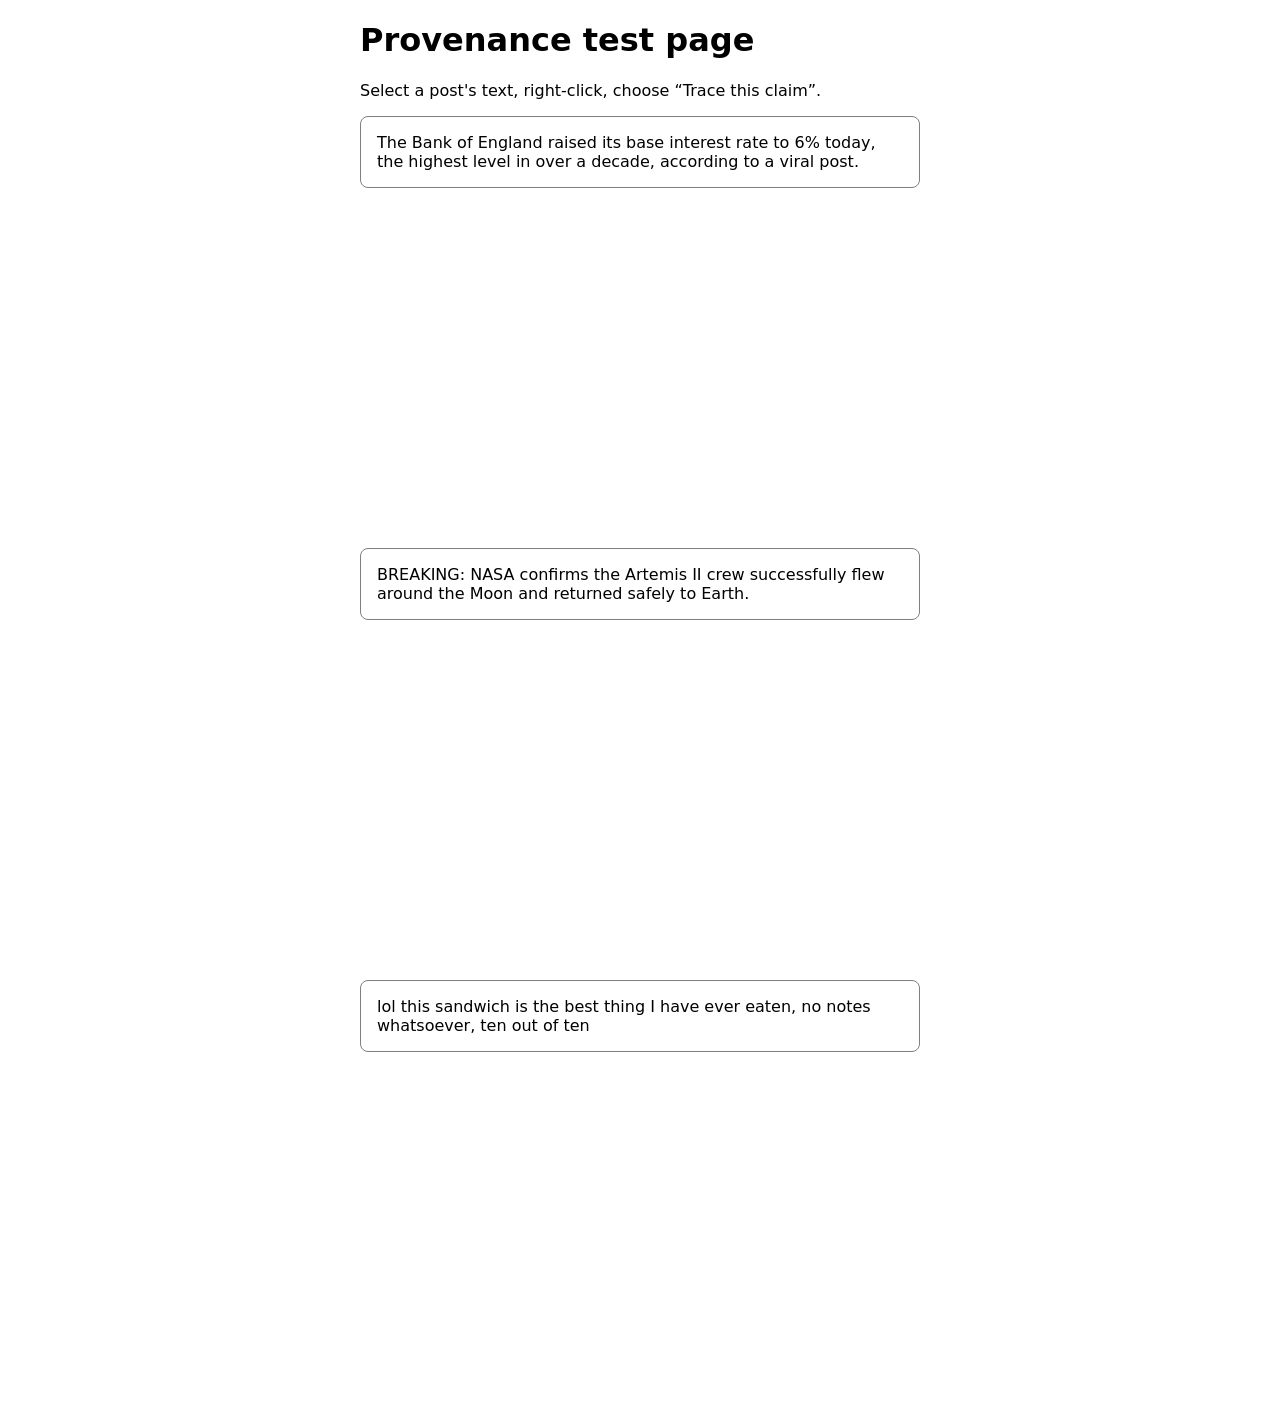
<file: test/index.html>
<!doctype html>
<html lang="en">
<head>
<meta charset="utf-8">
<meta name="color-scheme" content="light dark">
<title>Provenance test page</title>
<style>
  body { font: 16px system-ui; max-width: 560px; margin: 0 auto; padding: 0 16px; }
  .post { margin: 0 0 40vh; padding: 16px; border: 1px solid gray; border-radius: 8px; }
</style>
</head>
<body>
<h1>Provenance test page</h1>
<p>Select a post's text, right-click, choose “Trace this claim”.</p>
<div class="post">The Bank of England raised its base interest rate to 6% today, the highest level in over a decade, according to a viral post.</div>
<div class="post">BREAKING: NASA confirms the Artemis II crew successfully flew around the Moon and returned safely to Earth.</div>
<div class="post">lol this sandwich is the best thing I have ever eaten, no notes whatsoever, ten out of ten</div>
</body>
</html>
</file>
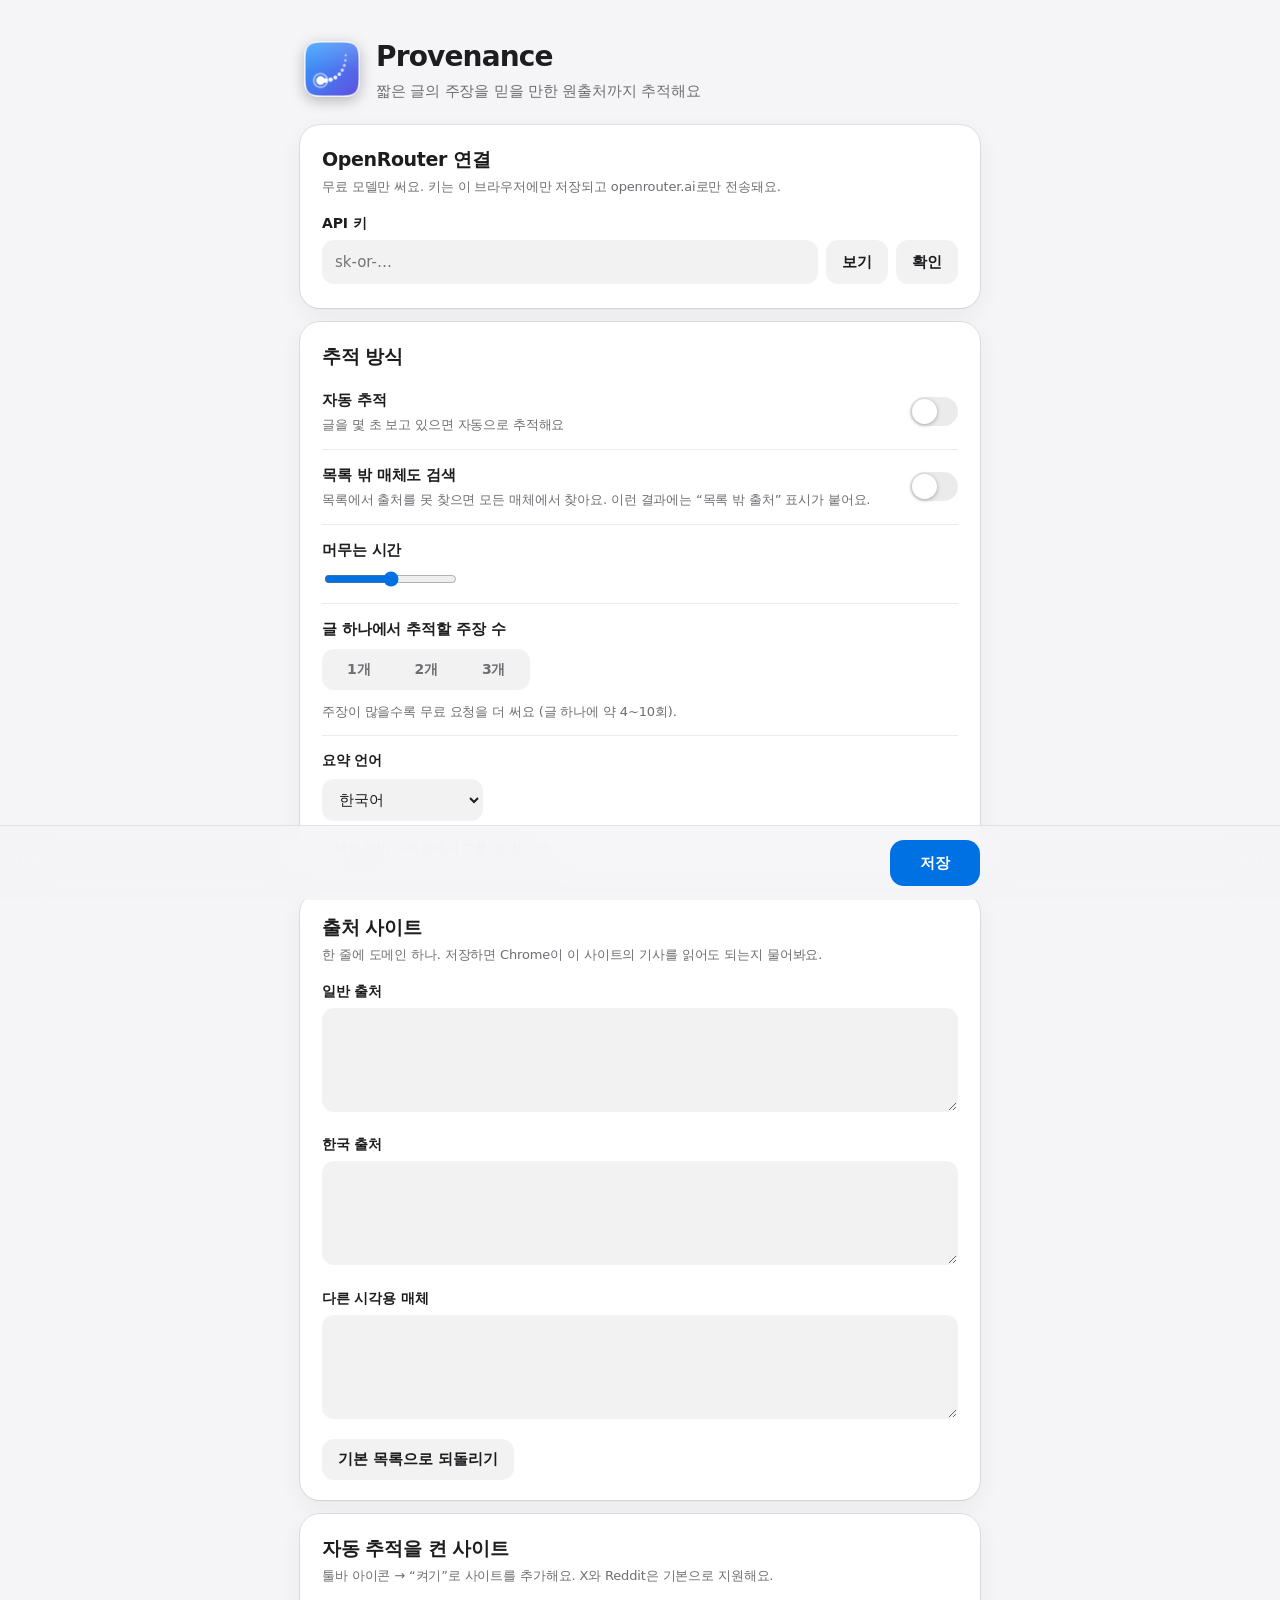
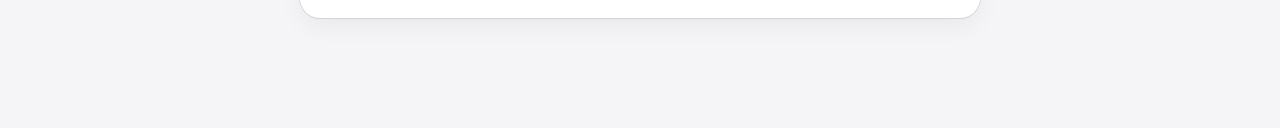
<file: src/ui/options/options.html>
<!doctype html>
<html lang="ko">
<head>
<meta charset="utf-8">
<meta name="viewport" content="width=device-width, initial-scale=1">
<meta name="color-scheme" content="light dark">
<title>Provenance 설정</title>
<link rel="stylesheet" href="options.css">
</head>
<body>
<header class="hero">
  <img src="../../../assets/icons/icon-128.png" alt="" width="56" height="56">
  <div><h1>Provenance</h1><p>짧은 글의 주장을 믿을 만한 원출처까지 추적해요</p></div>
</header>

<form id="form">
  <section class="card">
    <h2>OpenRouter 연결</h2>
    <p class="hint">무료 모델만 써요. 키는 이 브라우저에만 저장되고 openrouter.ai로만 전송돼요.</p>
    <label for="apiKey">API 키</label>
    <div class="field">
      <input type="password" id="apiKey" placeholder="sk-or-…" autocomplete="off" spellcheck="false">
      <button type="button" id="reveal" class="ghost">보기</button>
      <button type="button" id="test" class="ghost">확인</button>
    </div>
    <p id="key-status" class="hint" role="status"></p>
    <div id="quota" class="quota" hidden>
      <div class="qhead"><b>오늘의 무료 요청</b><span id="quota-text"></span></div>
      <div class="bar"><i id="quota-bar"></i></div>
    </div>
  </section>

  <section class="card">
    <h2>추적 방식</h2>
    <div class="row">
      <div><b>자동 추적</b><p class="hint">글을 몇 초 보고 있으면 자동으로 추적해요</p></div>
      <label class="switch"><input type="checkbox" id="enabled" role="switch" aria-label="자동 추적"><span></span></label>
    </div>
    <div class="row">
      <div><b>목록 밖 매체도 검색</b><p class="hint">목록에서 출처를 못 찾으면 모든 매체에서 찾아요. 이런 결과에는 “목록 밖 출처” 표시가 붙어요.</p></div>
      <label class="switch"><input type="checkbox" id="openSearch" role="switch" aria-label="목록 밖 매체도 검색"><span></span></label>
    </div>
    <div class="row col">
      <div class="between"><b>머무는 시간</b><output id="dwellOut"></output></div>
      <input type="range" id="dwellSec" min="1" max="10" step="0.5">
    </div>
    <div class="row col">
      <b>글 하나에서 추적할 주장 수</b>
      <div class="seg" role="radiogroup" aria-label="주장 수">
        <label><input type="radio" name="maxClaims" value="1"><span>1개</span></label>
        <label><input type="radio" name="maxClaims" value="2"><span>2개</span></label>
        <label><input type="radio" name="maxClaims" value="3"><span>3개</span></label>
      </div>
      <p class="hint">주장이 많을수록 무료 요청을 더 써요 (글 하나에 약 4~10회).</p>
    </div>
    <div class="row col">
      <label for="outputLang"><b>요약 언어</b></label>
      <select id="outputLang">
        <option value="ko">한국어</option>
        <option value="en">English</option>
        <option value="auto">원문 언어와 같게</option>
      </select>
    </div>
    <p class="hint">모델은 툴바 아이콘에서 고를 수 있어요.</p>
  </section>

  <section class="card">
    <h2>출처 사이트</h2>
    <p class="hint">한 줄에 도메인 하나. 저장하면 Chrome이 이 사이트의 기사를 읽어도 되는지 물어봐요.</p>
    <label for="trustedDomains">일반 출처 <span id="c-trusted" class="count"></span></label>
    <textarea id="trustedDomains" spellcheck="false"></textarea>
    <label for="koreanDomains">한국 출처 <span id="c-korean" class="count"></span></label>
    <textarea id="koreanDomains" spellcheck="false"></textarea>
    <label for="perspectiveDomains">다른 시각용 매체 <span id="c-persp" class="count"></span></label>
    <textarea id="perspectiveDomains" spellcheck="false"></textarea>
    <button type="button" id="resetDomains" class="ghost">기본 목록으로 되돌리기</button>
  </section>

  <section class="card">
    <h2>자동 추적을 켠 사이트</h2>
    <p class="hint">툴바 아이콘 → “켜기”로 사이트를 추가해요. X와 Reddit은 기본으로 지원해요.</p>
    <ul id="sites" class="sites"></ul>
  </section>

  <div class="savebar">
    <span id="status" role="status"></span>
    <button type="submit" class="primary">저장</button>
  </div>
</form>
<script type="module" src="options.js"></script>
</body>
</html>
</file>
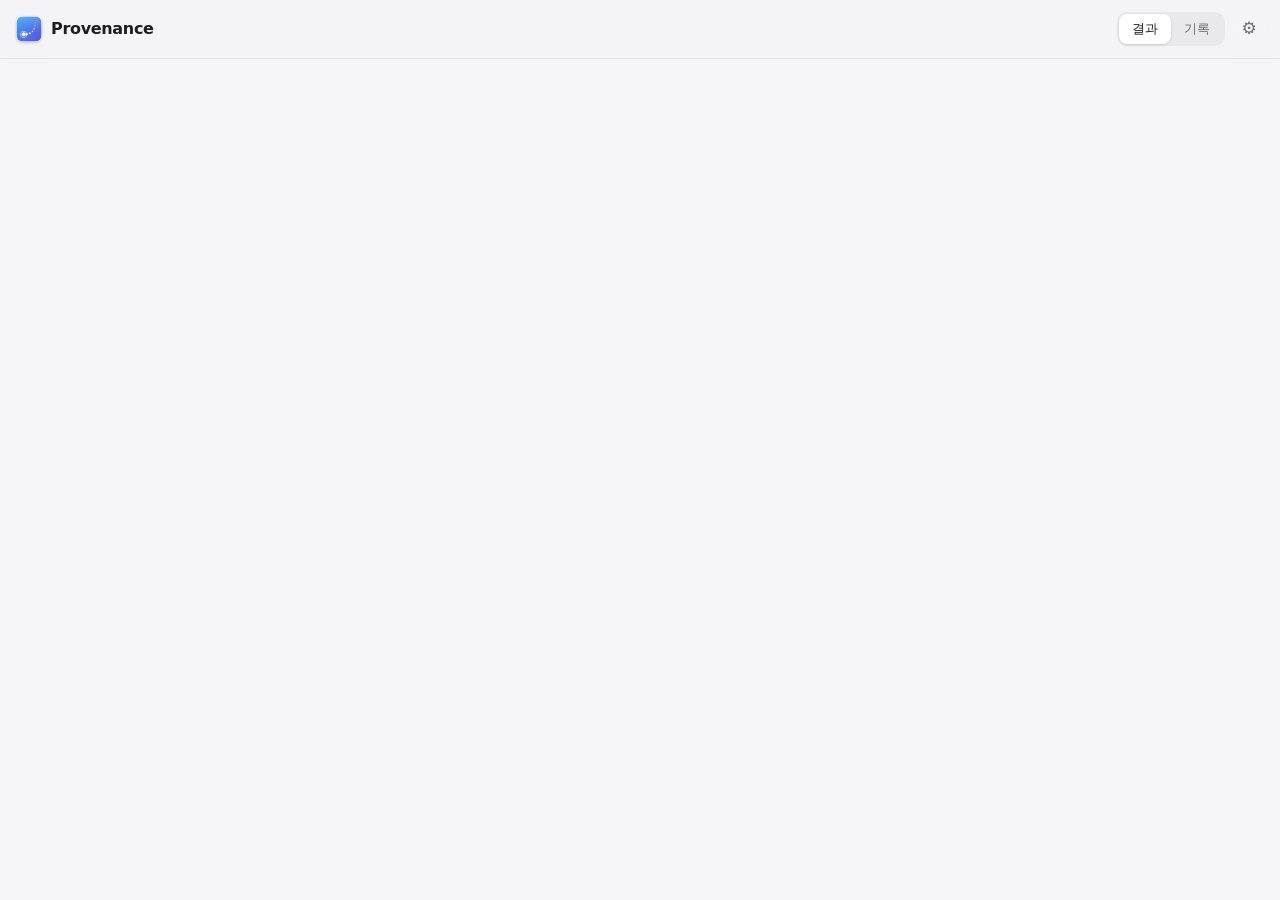
<file: src/ui/panel/panel.html>
<!doctype html>
<html lang="ko">
<head>
<meta charset="utf-8">
<meta name="viewport" content="width=device-width, initial-scale=1">
<meta name="color-scheme" content="light dark">
<title>Provenance</title>
<link rel="stylesheet" href="panel.css">
</head>
<body>
<header>
  <img class="logo" src="../../../assets/icons/icon-48.png" alt="" width="26" height="26">
  <h1>Provenance</h1>
  <div class="seg" role="tablist" aria-label="보기">
    <button type="button" role="tab" id="tab-result" aria-selected="true">결과</button>
    <button type="button" role="tab" id="tab-history" aria-selected="false">기록</button>
  </div>
  <button type="button" id="settings" class="icon" aria-label="설정" title="설정">⚙︎</button>
</header>
<main id="view" aria-live="polite"></main>
<script type="module" src="panel.js"></script>
</body>
</html>
</file>
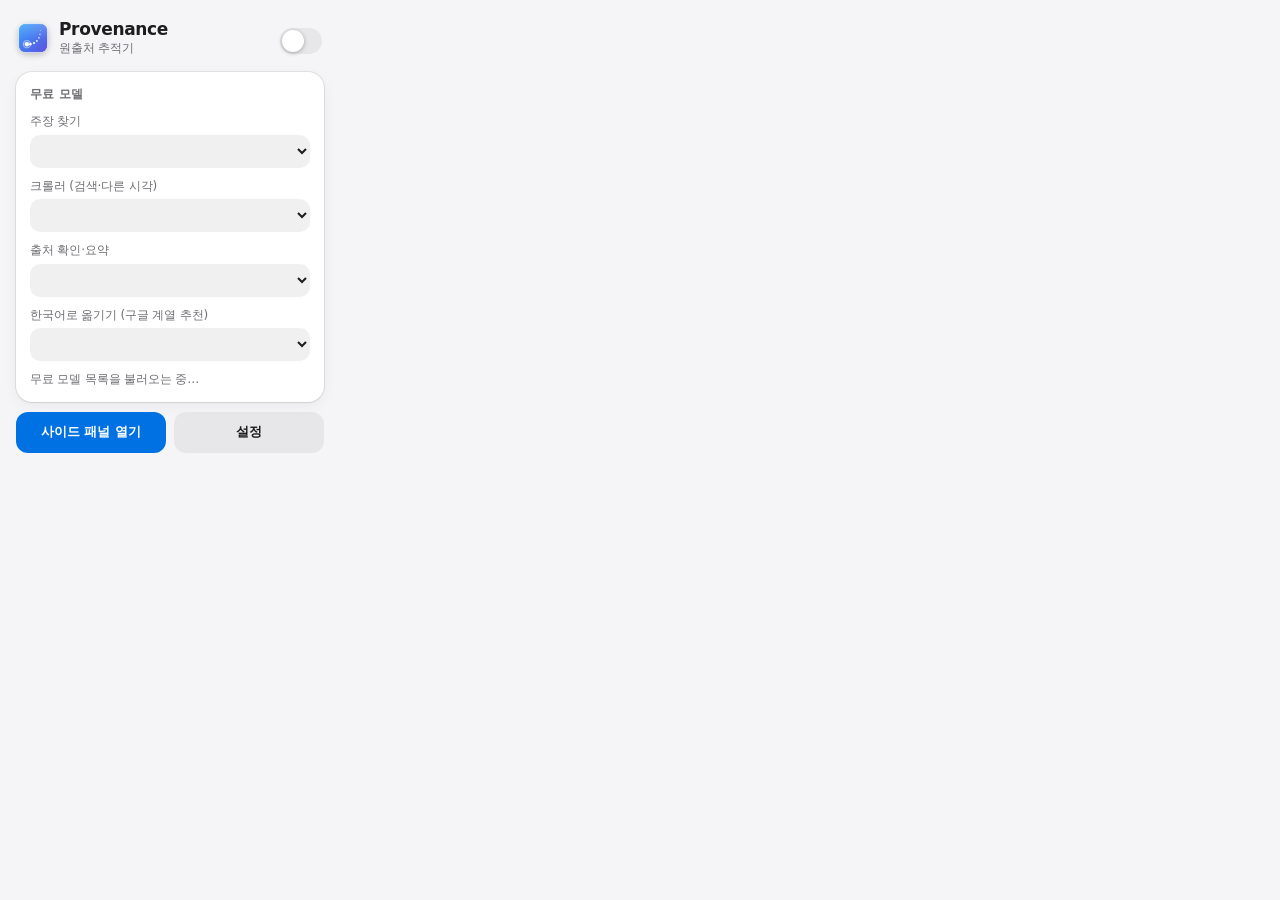
<file: src/ui/popup/popup.html>
<!doctype html>
<html lang="ko">
<head>
<meta charset="utf-8">
<meta name="color-scheme" content="light dark">
<title>Provenance</title>
<link rel="stylesheet" href="popup.css">
</head>
<body>
<header>
  <img class="logo" src="../../../assets/icons/icon-48.png" alt="" width="30" height="30">
  <div class="brand"><h1>Provenance</h1><span id="sub">원출처 추적기</span></div>
  <label class="switch" title="게시글을 보고 있으면 자동으로 추적">
    <input type="checkbox" id="enabled" role="switch" aria-label="자동 추적"><span></span>
  </label>
</header>

<section id="site" class="card" hidden>
  <div class="row">
    <div class="grow"><b id="site-host"></b><small id="site-note"></small></div>
    <button type="button" id="site-btn" class="pill">켜기</button>
  </div>
</section>

<section class="card">
  <h2>무료 모델</h2>
  <label for="m-extract">주장 찾기</label>
  <select id="m-extract"></select>
  <label for="m-crawl">크롤러 (검색·다른 시각)</label>
  <select id="m-crawl"></select>
  <label for="m-confirm">출처 확인·요약</label>
  <select id="m-confirm"></select>
  <label for="m-translate">한국어로 옮기기 (구글 계열 추천)</label>
  <select id="m-translate"></select>
  <p id="note" class="note">무료 모델 목록을 불러오는 중…</p>
</section>

<section id="quota" class="card" hidden>
  <div class="row"><b>오늘의 무료 요청</b><small id="quota-text" class="grow right"></small></div>
  <div class="bar"><i id="quota-bar"></i></div>
</section>

<section id="access" class="card access" hidden>
  <p>출처 사이트의 기사를 열어 읽으려면 접근 권한이 필요해요.</p>
  <button type="button" id="allow" class="btn">사이트 접근 허용</button>
</section>

<section id="all-access" class="card access" hidden>
  <p>목록 밖 매체의 기사까지 읽으려면 모든 사이트 읽기를 허용해야 해요. (선택) 허용하지 않으면 검색 결과 요약만으로 판단해요.</p>
  <button type="button" id="allow-all" class="btn plain">모든 사이트 읽기 허용</button>
</section>

<footer>
  <button type="button" id="panel" class="btn">사이드 패널 열기</button>
  <button type="button" id="settings" class="btn plain">설정</button>
</footer>
<script type="module" src="popup.js"></script>
</body>
</html>
</file>
<file: src/ui/options/options.css>
:root {
  color-scheme: light dark;
  --bg: light-dark(#f5f5f7, #141416);
  --card: light-dark(#ffffff, #232326);
  --fg: light-dark(#1d1d1f, #f5f5f7);
  --muted: light-dark(#6e6e73, #a1a1a6);
  --line: light-dark(rgb(0 0 0 / .08), rgb(255 255 255 / .1));
  --fill: light-dark(rgb(0 0 0 / .05), rgb(255 255 255 / .09));
  --blue: light-dark(#0071e3, #2997ff);
  --green: #34c759;
  --ok: light-dark(#1e7a34, #30d158);
  --bad: light-dark(#c4001a, #ff6961);
  --shadow: 0 1px 2px rgb(0 0 0 / .04), 0 8px 24px light-dark(rgb(0 0 0 / .05), rgb(0 0 0 / .3));
  font: 15px/1.5 -apple-system, BlinkMacSystemFont, "SF Pro Text", "Apple SD Gothic Neo", "Pretendard", "Malgun Gothic", "Noto Sans KR", system-ui, sans-serif;
  letter-spacing: -.01em;
  word-break: keep-all;
}
* { box-sizing: border-box; }
body { margin: 0; padding: 0 16px 110px; background: var(--bg); color: var(--fg); }
header.hero { max-width: 680px; margin: 0 auto; padding: 36px 4px 22px; display: flex; align-items: center; gap: 16px; }
.hero img { border-radius: 14px; box-shadow: 0 4px 14px rgb(0 0 0 / .25); }
h1 { margin: 0; font-size: 28px; font-weight: 750; letter-spacing: -.03em; }
.hero p { margin: 2px 0 0; color: var(--muted); }
form { max-width: 680px; margin: 0 auto; display: grid; gap: 14px; }
.card { background: var(--card); border-radius: 20px; padding: 20px 22px; box-shadow: var(--shadow), 0 0 0 1px var(--line); animation: rise .5s cubic-bezier(.2, .8, .2, 1) both; }
.card:nth-child(2) { animation-delay: .06s; } .card:nth-child(3) { animation-delay: .12s; } .card:nth-child(4) { animation-delay: .18s; }
@keyframes rise { from { opacity: 0; transform: translateY(12px); } }
h2 { margin: 0 0 4px; font-size: 19px; font-weight: 700; letter-spacing: -.02em; }
.hint { margin: 4px 0 0; color: var(--muted); font-size: 13px; }
label { display: block; margin: 16px 0 6px; font-weight: 600; font-size: 14px; }
.count { color: var(--muted); font-weight: 400; margin-left: 6px; }
.field { display: flex; gap: 8px; }
input[type=password], input[type=text], textarea, select {
  width: 100%; padding: 10px 12px; font: inherit; color: var(--fg); background: var(--fill);
  border: 1px solid transparent; border-radius: 12px; transition: border-color .2s, background .2s;
}
input:focus-visible, textarea:focus-visible, select:focus-visible { outline: none; border-color: var(--blue); background: var(--card); }
textarea { height: 104px; resize: vertical; font: 13px/1.5 ui-monospace, "SF Mono", Menlo, Consolas, monospace; }
button { font: inherit; cursor: pointer; }
button:focus-visible { outline: 2px solid var(--blue); outline-offset: 2px; }
.ghost { flex: none; border: 0; border-radius: 12px; padding: 0 16px; background: var(--fill); color: var(--fg); font-weight: 600; white-space: nowrap; transition: background .2s; }
.ghost:hover { background: var(--line); }
#resetDomains { margin-top: 14px; padding: 9px 16px; }
.primary { border: 0; border-radius: 14px; padding: 12px 30px; background: var(--blue); color: #fff; font-weight: 700; transition: transform .15s, filter .2s; }
.primary:hover { filter: brightness(1.07); } .primary:active { transform: scale(.98); }

.row { display: flex; align-items: center; justify-content: space-between; gap: 16px; padding: 14px 0; border-top: 1px solid var(--line); }
.row:first-of-type { border-top: 0; }
.row.col { display: grid; gap: 8px; align-items: start; }
.row.col label { margin: 0; }
.between { display: flex; justify-content: space-between; }
output { color: var(--blue); font-weight: 700; }
input[type=range] { width: 100%; accent-color: var(--blue); }
.seg { display: inline-flex; padding: 3px; border-radius: 12px; background: var(--fill); width: fit-content; }
.seg label { margin: 0; }
.seg input { position: absolute; opacity: 0; }
.seg span { display: block; padding: 7px 22px; border-radius: 9px; font-weight: 600; color: var(--muted); cursor: pointer; transition: all .2s; }
.seg input:checked + span { background: var(--card); color: var(--fg); box-shadow: 0 1px 4px rgb(0 0 0 / .16); }
.seg input:focus-visible + span { outline: 2px solid var(--blue); }

.quota { margin-top: 14px; padding: 14px; border-radius: 14px; background: var(--fill); }
.qhead { display: flex; justify-content: space-between; font-size: 14px; }
.bar { height: 8px; margin-top: 10px; border-radius: 99px; background: var(--line); overflow: hidden; }
.bar i { display: block; height: 100%; width: 0; border-radius: 99px; background: linear-gradient(90deg, #0a84ff, #5e5ce6); transition: width .6s cubic-bezier(.2, .8, .2, 1); }
.bar i.warn { background: linear-gradient(90deg, #ff9f0a, #ff453a); }
[hidden] { display: none !important; }
#key-status.ok { color: var(--ok); } #key-status.bad { color: var(--bad); }

.sites { list-style: none; margin: 12px 0 0; padding: 0; display: grid; gap: 8px; }
.sites li { display: flex; align-items: center; justify-content: space-between; padding: 10px 14px; border-radius: 12px; background: var(--fill); }
.sites .empty { color: var(--muted); justify-content: center; }
.sites button { border: 0; background: none; color: var(--bad); font-weight: 600; }

.savebar { position: fixed; inset: auto 0 0 0; z-index: 5; display: flex; align-items: center; justify-content: flex-end; gap: 16px; padding: 14px max(16px, calc((100vw - 680px) / 2)); background: color-mix(in srgb, var(--bg) 82%, transparent); -webkit-backdrop-filter: saturate(180%) blur(20px); backdrop-filter: saturate(180%) blur(20px); border-top: 1px solid var(--line); }
#status { color: var(--ok); font-weight: 600; font-size: 14px; }
#status.bad { color: var(--bad); }

.switch { position: relative; width: 48px; height: 29px; flex: none; margin: 0; }
.switch input { position: absolute; inset: 0; opacity: 0; margin: 0; cursor: pointer; }
.switch span { position: absolute; inset: 0; border-radius: 999px; background: var(--line); transition: background .2s; pointer-events: none; }
.switch span::after { content: ""; position: absolute; top: 2px; left: 2px; width: 25px; height: 25px; border-radius: 50%; background: #fff; box-shadow: 0 1px 4px rgb(0 0 0 / .3); transition: transform .2s; }
.switch input:checked + span { background: var(--green); }
.switch input:checked + span::after { transform: translateX(19px); }
@media (prefers-reduced-motion: reduce) { * { animation: none !important; transition: none !important; } }
</file>
<file: src/ui/panel/panel.css>
:root {
  color-scheme: light dark;
  --bg: light-dark(#f5f5f7, #141416);
  --card: light-dark(#ffffff, #232326);
  --fg: light-dark(#1d1d1f, #f5f5f7);
  --muted: light-dark(#6e6e73, #a1a1a6);
  --line: light-dark(rgb(0 0 0 / .07), rgb(255 255 255 / .09));
  --fill: light-dark(rgb(0 0 0 / .05), rgb(255 255 255 / .08));
  --blue: light-dark(#0071e3, #2997ff);
  --blue-soft: light-dark(rgb(0 113 227 / .1), rgb(41 151 255 / .16));
  --green: light-dark(#1e7a34, #30d158);
  --green-bg: light-dark(rgb(36 138 61 / .11), rgb(48 209 88 / .15));
  --red: light-dark(#c4001a, #ff6961);
  --red-bg: light-dark(rgb(215 0 21 / .09), rgb(255 69 58 / .16));
  --gray: light-dark(#8e8e93, #98989d);
  --gray-bg: light-dark(rgb(0 0 0 / .05), rgb(255 255 255 / .09));
  --shadow: 0 1px 2px rgb(0 0 0 / .04), 0 6px 20px light-dark(rgb(0 0 0 / .05), rgb(0 0 0 / .3));
  font: 14px/1.5 -apple-system, BlinkMacSystemFont, "SF Pro Text", "Apple SD Gothic Neo", "Pretendard", "Malgun Gothic", "Noto Sans KR", system-ui, sans-serif;
  letter-spacing: -.01em;
  word-break: keep-all;
}
* { box-sizing: border-box; }
body { margin: 0; background: var(--bg); color: var(--fg); }
button { font: inherit; color: inherit; cursor: pointer; }
button:focus-visible, a:focus-visible { outline: 2px solid var(--blue); outline-offset: 2px; }
a { color: var(--blue); text-decoration: none; }
a:hover { text-decoration: underline; }

header {
  position: sticky; top: 0; z-index: 2; display: flex; align-items: center; gap: 9px;
  padding: 12px 16px; background: color-mix(in srgb, var(--bg) 82%, transparent);
  -webkit-backdrop-filter: saturate(180%) blur(22px); backdrop-filter: saturate(180%) blur(22px);
  border-bottom: 1px solid var(--line);
}
.logo { border-radius: 7px; box-shadow: 0 1px 3px rgb(0 0 0 / .2); }
h1 { margin: 0; font-size: 16px; font-weight: 700; letter-spacing: -.02em; flex: none; }
.seg { display: flex; margin-left: auto; padding: 2px; border-radius: 10px; background: var(--fill); }
.seg button { border: 0; background: none; padding: 5px 13px; border-radius: 8px; font-size: 13px; font-weight: 500; color: var(--muted); transition: background .2s, color .2s; }
.seg button[aria-selected="true"] { background: var(--card); color: var(--fg); box-shadow: 0 1px 3px rgb(0 0 0 / .14); }
.icon { border: 0; background: none; width: 30px; height: 30px; border-radius: 50%; font-size: 17px; color: var(--muted); transition: background .2s; }
.icon:hover { background: var(--fill); color: var(--fg); }

main { padding: 16px; display: grid; gap: 12px; }
main > * { animation: rise .45s cubic-bezier(.2, .8, .2, 1) both; animation-delay: calc(var(--i, 0) * 60ms); }
@keyframes rise { from { opacity: 0; transform: translateY(10px); } }
h2 { margin: 8px 4px 0; font-size: 12px; font-weight: 600; letter-spacing: .02em; color: var(--muted); }

.card { background: var(--card); border-radius: 16px; padding: 14px 16px; box-shadow: var(--shadow), 0 0 0 1px var(--line); }
.card p { margin: 6px 0 0; }

/* result banner */
.banner { padding: 16px; border-radius: 18px; color: #fff; background: linear-gradient(135deg, light-dark(#0a84ff, #0a84ff), light-dark(#5e5ce6, #6e6cf0)); box-shadow: var(--shadow); }
.banner strong { display: block; font-size: 17px; letter-spacing: -.02em; }
.banner span { font-size: 13px; opacity: .88; }

/* claim cards */
.claim-card { position: relative; padding-left: 20px; overflow: hidden; }
.claim-card::before { content: ""; position: absolute; inset: 0 auto 0 0; width: 4px; background: var(--accent, var(--gray)); }
.claim-card.match { --accent: var(--green); } .claim-card.distorted { --accent: var(--red); }
.chip { display: inline-flex; align-items: center; gap: 5px; padding: 3px 10px 3px 8px; border-radius: 999px; font-size: 12px; font-weight: 650; letter-spacing: 0; }
.chip.match { background: var(--green-bg); color: var(--green); }
.chip.distorted { background: var(--red-bg); color: var(--red); }
.chip.not_found, .chip.unclear { background: var(--gray-bg); color: var(--muted); }
.claim { font-weight: 650; font-size: 15px; margin: 10px 0 0 !important; line-height: 1.4; }
.src { display: flex; align-items: center; gap: 9px; margin-top: 12px; }
.mono { flex: none; width: 28px; height: 28px; border-radius: 9px; display: grid; place-items: center; font-weight: 700; font-size: 13px; color: #fff; background: hsl(var(--h, 215) 55% 48%); }
.src .t { min-width: 0; }
.src .t b { display: block; font-weight: 600; font-size: 13px; }
.meta { color: var(--muted); font-size: 12px; }
blockquote { position: relative; margin: 12px 0 0; padding: 10px 12px 10px 34px; border-radius: 12px; background: var(--fill); color: var(--muted); font-size: 13px; }
blockquote::before { content: "“"; position: absolute; left: 11px; top: 2px; font-size: 30px; line-height: 1; color: var(--accent, var(--gray)); font-family: Georgia, serif; }
.open-link { display: inline-block; margin-top: 10px; font-size: 13px; font-weight: 600; }

/* perspectives */
.persp .top { display: flex; align-items: center; gap: 9px; }
.tag { margin-left: auto; padding: 2px 9px; border-radius: 999px; background: var(--blue-soft); color: var(--blue); font-size: 11.5px; font-weight: 600; }

/* tracing */
.stepper { display: grid; grid-template-columns: repeat(3, 1fr); gap: 6px; text-align: center; }
.step { position: relative; display: grid; justify-items: center; gap: 7px; font-size: 12px; color: var(--muted); }
.step .n { width: 26px; height: 26px; border-radius: 50%; display: grid; place-items: center; font-weight: 700; font-size: 12px; background: var(--fill); transition: all .3s; }
.step.done .n { background: var(--green-bg); color: var(--green); }
.step.active { color: var(--fg); font-weight: 600; }
.step.active .n { background: var(--blue); color: #fff; animation: pulse 1.5s ease-in-out infinite; }
@keyframes pulse { 0%, 100% { box-shadow: 0 0 0 0 color-mix(in srgb, var(--blue) 40%, transparent); } 50% { box-shadow: 0 0 0 7px transparent; } }
.snippet { margin: 14px 0 0 !important; color: var(--muted); font-size: 13px; display: -webkit-box; -webkit-line-clamp: 3; -webkit-box-orient: vertical; overflow: hidden; }
.skeleton { display: grid; gap: 9px; }
.skeleton i { display: block; height: 11px; border-radius: 6px; background: linear-gradient(90deg, var(--fill) 25%, light-dark(rgb(0 0 0 / .1), rgb(255 255 255 / .14)) 50%, var(--fill) 75%); background-size: 200% 100%; animation: shimmer 1.4s linear infinite; }
.skeleton i:nth-child(1) { width: 38%; height: 18px; border-radius: 9px; } .skeleton i:nth-child(3) { width: 72%; }
@keyframes shimmer { to { background-position: -200% 0; } }

.hero { text-align: center; padding: 44px 24px; color: var(--muted); }
.hero .glyph { width: 54px; height: 54px; margin: 0 auto 14px; border-radius: 17px; display: grid; place-items: center; font-size: 24px; background: var(--blue-soft); color: var(--blue); }
.hero.err .glyph { background: var(--red-bg); color: var(--red); }
.hero strong { display: block; color: var(--fg); font-size: 17px; font-weight: 650; margin-bottom: 6px; letter-spacing: -.02em; }

.actions { display: flex; gap: 8px; }
.btn { flex: 1; border: 0; border-radius: 12px; padding: 11px 14px; background: var(--blue); color: #fff; font-weight: 650; transition: transform .15s, filter .2s; }
.btn:hover { filter: brightness(1.06); } .btn:active { transform: scale(.98); }
.btn.plain { background: var(--fill); color: var(--fg); }
.foot { text-align: center; font-size: 12px; color: var(--muted); margin: 0; }

.list { padding: 0; overflow: hidden; }
.item { display: flex; align-items: center; padding-right: 8px; }
.item + .item { border-top: 1px solid var(--line); }
.open { flex: 1; min-width: 0; display: flex; align-items: center; gap: 10px; padding: 13px 8px 13px 16px; background: none; border: 0; text-align: left; border-radius: 0; transition: background .2s; }
.open:hover { background: var(--fill); }
.txt { flex: 1; min-width: 0; display: grid; gap: 2px; }
.snip { display: -webkit-box; -webkit-line-clamp: 2; -webkit-box-orient: vertical; overflow: hidden; }
.dots { display: inline-flex; gap: 4px; }
.dots i { width: 8px; height: 8px; border-radius: 50%; background: var(--gray); }
.dots i.match { background: var(--green); } .dots i.distorted { background: var(--red); }
.del { border: 0; background: none; color: var(--muted); width: 30px; height: 30px; border-radius: 50%; flex: none; }
.del:hover { background: var(--fill); color: var(--fg); }
.back { justify-self: start; border: 0; background: none; color: var(--blue); padding: 0 4px; font-weight: 600; }
@media (prefers-reduced-motion: reduce) { * { animation: none !important; transition: none !important; } }
.chips { display: flex; flex-wrap: wrap; align-items: center; gap: 6px; }
.tag.warn { margin-left: 0; background: light-dark(rgb(255 159 10 / .16), rgb(255 159 10 / .2)); color: light-dark(#9a5b00, #ffb340); }
</file>
<file: src/ui/popup/popup.css>
:root {
  color-scheme: light dark;
  --bg: light-dark(#f5f5f7, #1a1a1c);
  --card: light-dark(#ffffff, #262629);
  --fg: light-dark(#1d1d1f, #f5f5f7);
  --muted: light-dark(#6e6e73, #a1a1a6);
  --line: light-dark(rgb(0 0 0 / .08), rgb(255 255 255 / .1));
  --fill: light-dark(rgb(0 0 0 / .06), rgb(255 255 255 / .1));
  --blue: light-dark(#0071e3, #2997ff);
  --green: #34c759;
  --shadow: 0 1px 2px rgb(0 0 0 / .04), 0 4px 14px light-dark(rgb(0 0 0 / .05), rgb(0 0 0 / .25));
  font: 13px/1.45 -apple-system, BlinkMacSystemFont, "SF Pro Text", "Apple SD Gothic Neo", "Pretendard", "Malgun Gothic", "Noto Sans KR", system-ui, sans-serif;
  letter-spacing: -.01em;
  word-break: keep-all;
}
* { box-sizing: border-box; }
body { width: 340px; margin: 0; padding: 16px; background: var(--bg); color: var(--fg); display: grid; gap: 10px; }
header { display: flex; align-items: center; gap: 11px; padding: 2px 2px 4px; }
.logo { border-radius: 9px; box-shadow: 0 2px 6px rgb(0 0 0 / .22); }
.brand { flex: 1; min-width: 0; display: grid; }
h1 { margin: 0; font-size: 17px; font-weight: 700; letter-spacing: -.02em; line-height: 1.2; }
.brand span { font-size: 12px; color: var(--muted); }
h2 { margin: 0 0 10px; font-size: 12px; font-weight: 600; color: var(--muted); letter-spacing: .02em; }
.card { background: var(--card); border-radius: 16px; padding: 14px; box-shadow: var(--shadow), 0 0 0 1px var(--line); }
.row { display: flex; align-items: center; gap: 10px; }
.grow { flex: 1; min-width: 0; } .right { text-align: right; }
small { display: block; color: var(--muted); font-size: 12px; }
b { font-weight: 600; }
label { display: block; margin: 10px 0 4px; font-size: 12px; color: var(--muted); }
h2 + label { margin-top: 0; }
select { width: 100%; padding: 8px 28px 8px 11px; font: inherit; color: var(--fg); background-color: var(--fill); border: 0; border-radius: 10px; }
select:focus-visible, button:focus-visible, input:focus-visible + span { outline: 2px solid var(--blue); outline-offset: 2px; }
.note { margin: 10px 0 0; font-size: 12px; color: var(--muted); }
[hidden] { display: none !important; }
footer { display: flex; gap: 8px; }
.btn { flex: 1; border: 0; border-radius: 12px; padding: 11px 12px; font: inherit; font-weight: 650; background: var(--blue); color: #fff; cursor: pointer; transition: transform .15s, filter .2s; }
.btn:hover { filter: brightness(1.07); } .btn:active { transform: scale(.98); }
.btn.plain { background: var(--fill); color: var(--fg); }
.pill { flex: none; border: 0; border-radius: 999px; padding: 6px 14px; font: inherit; font-weight: 650; background: var(--blue); color: #fff; cursor: pointer; }
.pill.on { background: var(--fill); color: var(--fg); }
.access p { margin: 0 0 10px; }
.access .btn { width: 100%; }
.bar { height: 6px; margin-top: 10px; border-radius: 99px; background: var(--fill); overflow: hidden; }
.bar i { display: block; height: 100%; width: 0; border-radius: 99px; background: linear-gradient(90deg, #0a84ff, #5e5ce6); transition: width .5s cubic-bezier(.2, .8, .2, 1); }
.bar i.warn { background: linear-gradient(90deg, #ff9f0a, #ff453a); }

.switch { position: relative; width: 42px; height: 26px; flex: none; }
.switch input { position: absolute; inset: 0; opacity: 0; margin: 0; cursor: pointer; }
.switch span { position: absolute; inset: 0; border-radius: 999px; background: var(--fill); transition: background .2s; pointer-events: none; }
.switch span::after { content: ""; position: absolute; top: 2px; left: 2px; width: 22px; height: 22px; border-radius: 50%; background: #fff; box-shadow: 0 1px 4px rgb(0 0 0 / .3); transition: transform .2s; }
.switch input:checked + span { background: var(--green); }
.switch input:checked + span::after { transform: translateX(16px); }
@media (prefers-reduced-motion: reduce) { * { transition: none !important; } }
</file>
